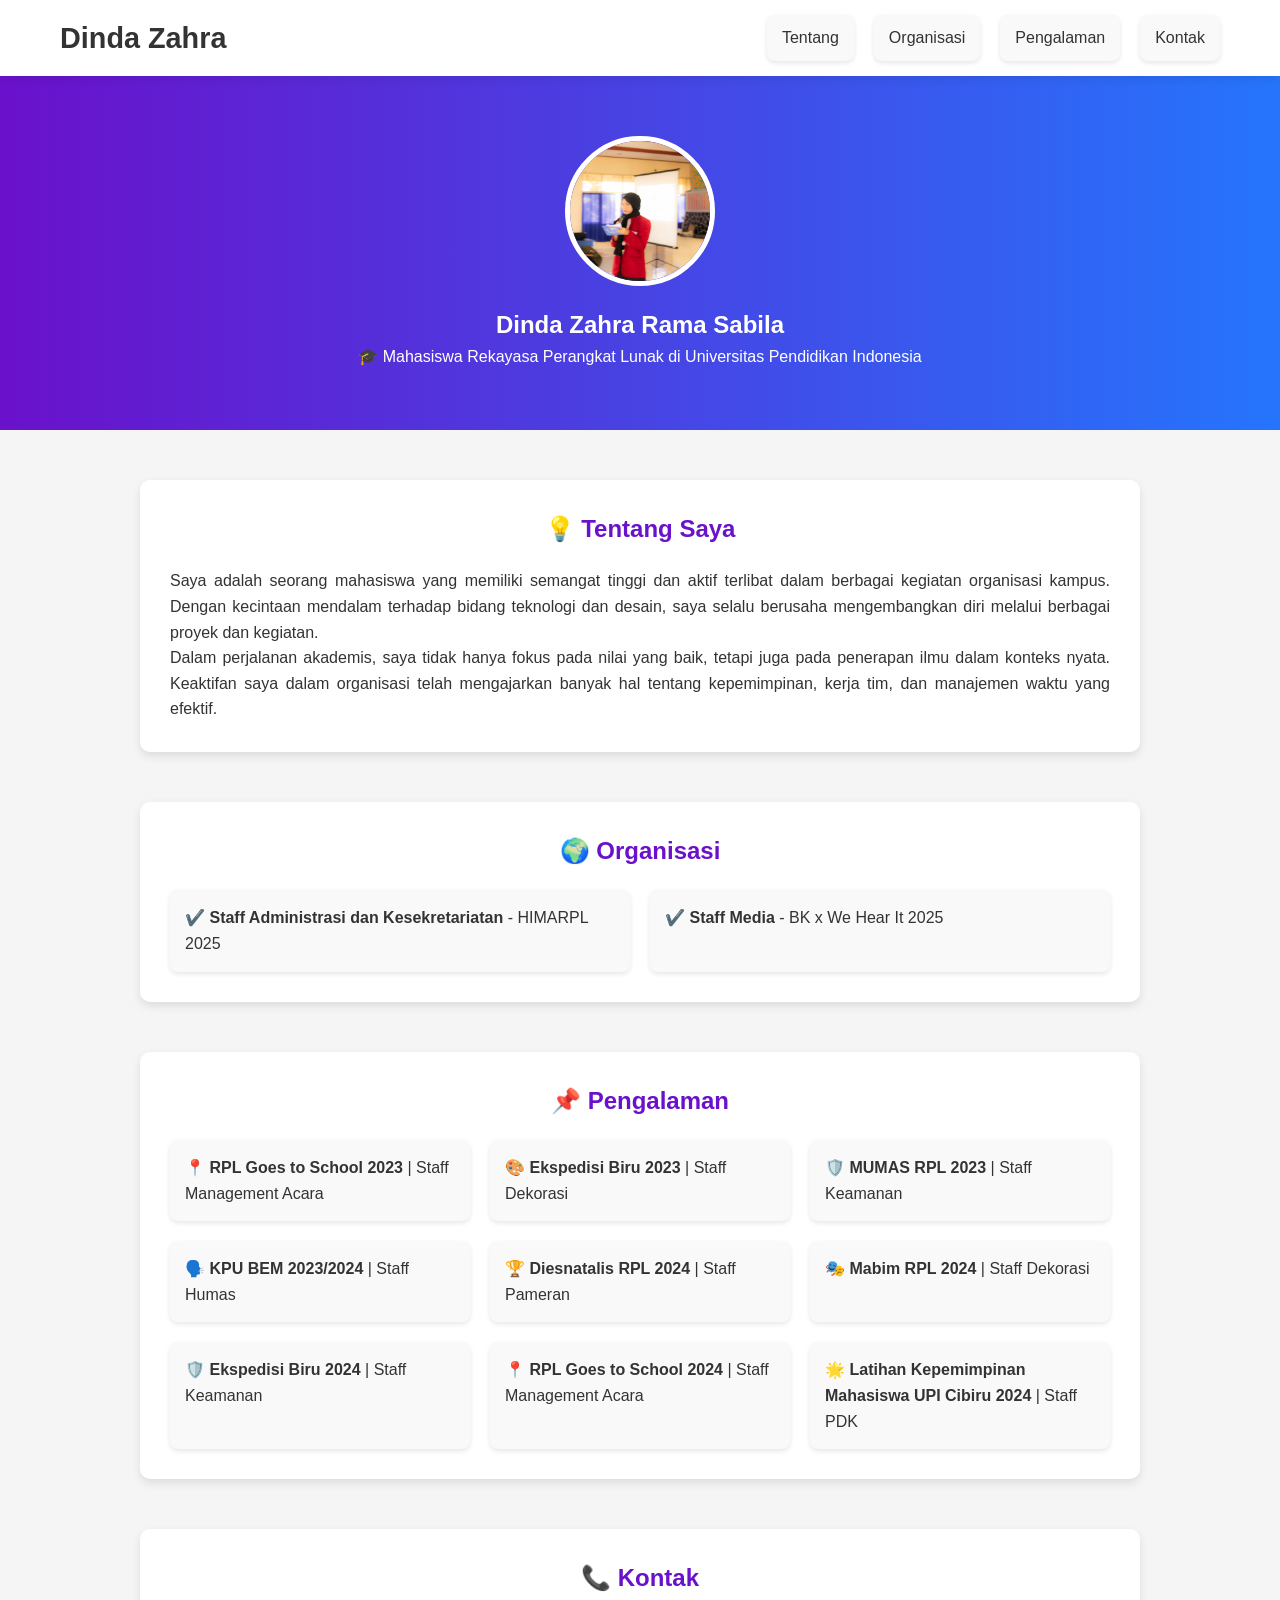
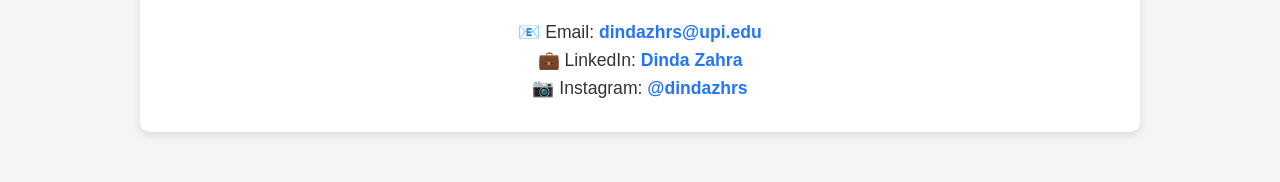
<file: index.html>
<!DOCTYPE html>
<html lang="id">
<head>
    <meta charset="UTF-8">
    <meta name="viewport" content="width=device-width, initial-scale=1.0">
    <title>✨ Portofolio Dinda Zahra ✨</title>
    <link rel="stylesheet" href="styleindex.css">
</head>
<body>
    <nav class="navbar">
        <div class="container">
            <h2 class="logo">Dinda Zahra</h2>
            <ul class="nav-links">
                <li><a href="#tentang">Tentang</a></li>
                <li><a href="#organisasi">Organisasi</a></li>
                <li><a href="#pengalaman">Pengalaman</a></li>
                <li><a href="#kontak">Kontak</a></li>
            </ul>
        </div>
    </nav>
    
    <section class="hero">
        <div class="profile-container">
            <img src="1.jpg" alt="Foto Profil" class="profile-pic">
            <h1>Dinda Zahra Rama Sabila</h1>
            <p>🎓 Mahasiswa Rekayasa Perangkat Lunak di Universitas Pendidikan Indonesia</p>
        </div>
    </section>
    
    <section id="tentang" class="section">
        <h2>💡 Tentang Saya</h2>
        <p>Saya adalah seorang mahasiswa yang memiliki semangat tinggi dan aktif terlibat dalam berbagai kegiatan organisasi kampus. Dengan kecintaan mendalam terhadap bidang teknologi dan desain, saya selalu berusaha mengembangkan diri melalui berbagai proyek dan kegiatan.</p>
        <p>Dalam perjalanan akademis, saya tidak hanya fokus pada nilai yang baik, tetapi juga pada penerapan ilmu dalam konteks nyata. Keaktifan saya dalam organisasi telah mengajarkan banyak hal tentang kepemimpinan, kerja tim, dan manajemen waktu yang efektif.</p>
    </section>
    
    <section id="organisasi" class="section">
        <h2>🌍 Organisasi</h2>
        <ul>
            <li>✔️ <b>Staff Administrasi dan Kesekretariatan</b> - HIMARPL 2025</li>
            <li>✔️ <b>Staff Media</b> - BK x We Hear It 2025</li>
        </ul>
    </section>
    
    <section id="pengalaman" class="section">
        <h2>📌 Pengalaman</h2>
        <ul>
            <li>📍 <b>RPL Goes to School 2023</b> | Staff Management Acara</li>
                    <li>🎨 <b>Ekspedisi Biru 2023</b> | Staff Dekorasi</li>
                    <li>🛡️ <b>MUMAS RPL 2023</b> | Staff Keamanan</li>
                    <li>🗣️ <b>KPU BEM 2023/2024</b> | Staff Humas</li>
                    <li>🏆 <b>Diesnatalis RPL 2024</b> | Staff Pameran</li>
                    <li>🎭 <b>Mabim RPL 2024</b> | Staff Dekorasi</li>
                    <li>🛡️ <b>Ekspedisi Biru 2024</b> | Staff Keamanan</li>
                    <li>📍 <b>RPL Goes to School 2024</b> | Staff Management Acara</li>
                    <li>🌟 <b>Latihan Kepemimpinan Mahasiswa UPI Cibiru 2024</b> | Staff PDK</li>
        </ul>
    </section>
    
    <section id="kontak" class="section">
        <h2>📞 Kontak</h2>
        <p>📧 Email: <a href="mailto:dindazhrs@upi.edu">dindazhrs@upi.edu</a></p>
        <p>💼 LinkedIn: <a href="https://www.linkedin.com/in/dinda-zahra-025402307/" target="_blank">Dinda Zahra</a></p>
        <p>📷 Instagram: <a href="https://www.instagram.com/dindazhrs" target="_blank">@dindazhrs</a></p>
    </section>
</body>
</html>
</file>
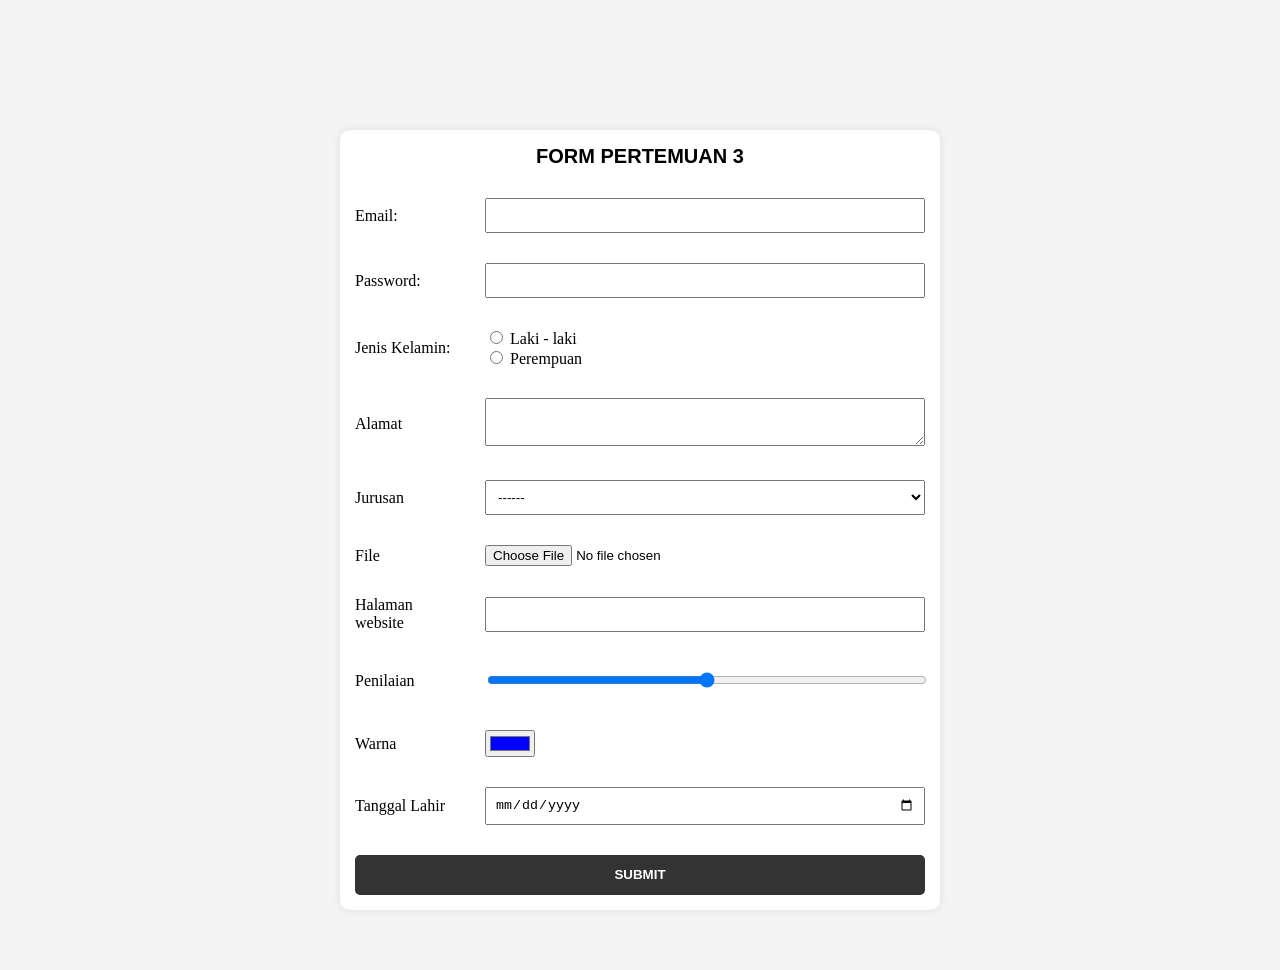
<file: form.html>
<!DOCTYPE html>
<html lang="id">
<head>
    <meta charset="UTF-8">
    <meta name="viewport" content="width=device-width, initial-scale=1.0">
    <title>Form Login</title>
</head>
<body bgcolor="#f4f4f4" style="display: flex; justify-content: center; align-items: center; height: 100vh; margin: 0; padding-top: 70px;">
    <form action="#" method="post">
        <table bgcolor="white" border="0" cellpadding="15" cellspacing="0" style="width: 600px; height: 420px; border-radius: 10px; box-shadow: 0px 0px 10px rgba(0, 0, 0, 0.1);">
            <tr>
                <td colspan="2" align="center" style="font-size: 20px; font-family: Arial, sans-serif; font-weight: bold;">
                    FORM PERTEMUAN 3
                </td>
            </tr>
            <tr>
                <td style="width: 100px;">Email:</td>
                <td><input type="email" name="email" style="width: 100%; padding: 8px; box-sizing: border-box;"></td>
            </tr>
            <tr>
                <td>Password:</td>
                <td><input type="password" name="password" style="width: 100%; padding: 8px; box-sizing: border-box;"></td>
            </tr>
            <tr>
                <td>Jenis Kelamin:</td>
                <td>
                    <input type="radio" id="jenis_kelamin" name="jenis_kelamin" value="laki_laki">
                    <label for="laki_laki">Laki - laki</label><br>
                    <input type="radio" id="jenis_kelamin" name="jenis_kelamin" value="perempuan">
                    <label for="perempuan">Perempuan</label><br>
                </td>
            </tr>
            <tr>
                <td style="width: 100px;">Alamat</td>
                <td><textarea name="alamat" style="width: 100%; padding: 8px; box-sizing: border-box;"></textarea></td>
            </tr>
            <tr>
                <td style="width: 100px;">Jurusan</td >
                <td>
                    <select name="Jurusan" id="prodi" style="width: 100%; padding: 8px; box-sizing: border-box;">
                        <option value="rpl">------</option>
                        <option value="rpl">RPL</option>
                        <option value="PGPAUD">PGPAUD</option>
                        <option value="PGSD">PGSD</option>
                        <option value="tekkom">TEKKOM</option>
                        <option value="Multimedia">Multimedia</option>
                    </select>
                </td>
            </tr>
            <tr>
                <td style="width: 100px;">File</td>
                <td><input type="file" name="file" ></td>
            </tr>
            <tr>
                <td style="width: 100px;">Halaman website</td>
                <td><input type="url" name="url" style="width: 100%; padding: 8px; box-sizing: border-box;"></td>
            </tr>
            <tr>
                <td style="width: 100px;">Penilaian</td>
                <td><input type="range" name="range" style="width: 100%; padding: 8px; box-sizing: border-box;"></td>
            </tr>
            <tr>
                <td style="width: 100px;">Warna</td>
                <td><input type="color" id="colorpicker" value="#0000ff"></td>
            </tr>
            <tr>
                <td style="width: 100px;">Tanggal Lahir</td>
                <td><input type="date" name="ttl" style="width: 100%; padding: 8px; box-sizing: border-box;"></td>
            </tr>
            <tr>
                <td colspan="2" align="center">
                    <input type="submit" value="SUBMIT" style="width: 100%; height: 40px; font-weight: bold; border: none; background: #333; color: white; cursor: pointer; border-radius: 5px;">
                </td>
            </tr>
        </table>
    </form>
</body>
</html>
</file>
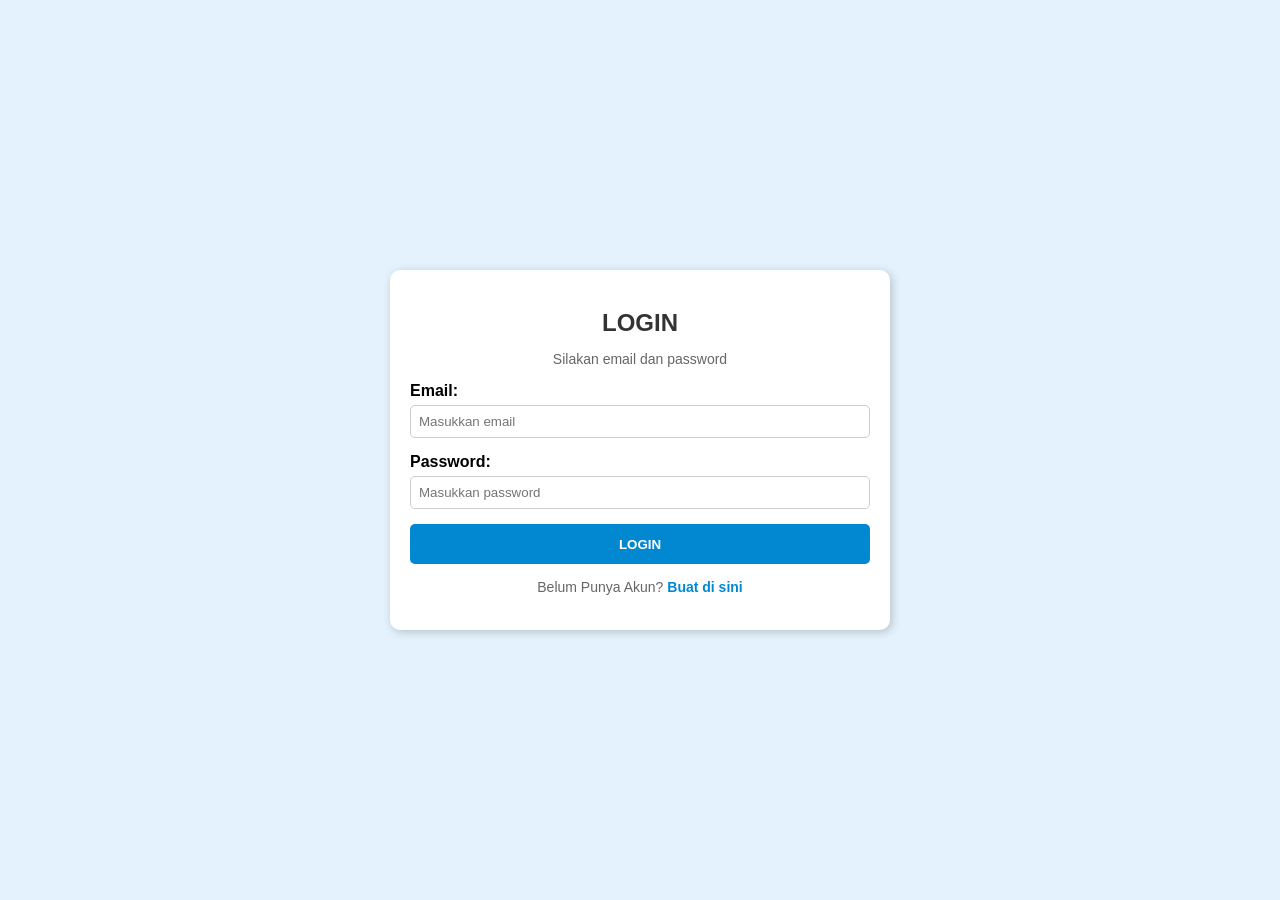
<file: login.html>
<!DOCTYPE html>
<html lang="id">
<head>
    <meta charset="UTF-8">
    <meta name="viewport" content="width=device-width, initial-scale=1.0">
    <title>Form Login</title>
    <link rel="stylesheet" href="style.css">
</head>
<body>
    <div class="container">
        <form action="porto.html" method="get" class="login-form">
            <h2>LOGIN</h2>
            <p>Silakan email dan password</p>
            <div class="input-group">
                <label for="email">Email:</label>
                <input type="email" id="email" name="email" placeholder="Masukkan email" required>
            </div>
            <div class="input-group">
                <label for="password">Password:</label>
                <input type="password" id="password" name="password" placeholder="Masukkan password" required>
            </div>
            <button type="submit">LOGIN</button>
            <p class="register">Belum Punya Akun? <a href="register.html">Buat di sini</a></p>
        </form>
    </div>
</body>
</html>
</file>
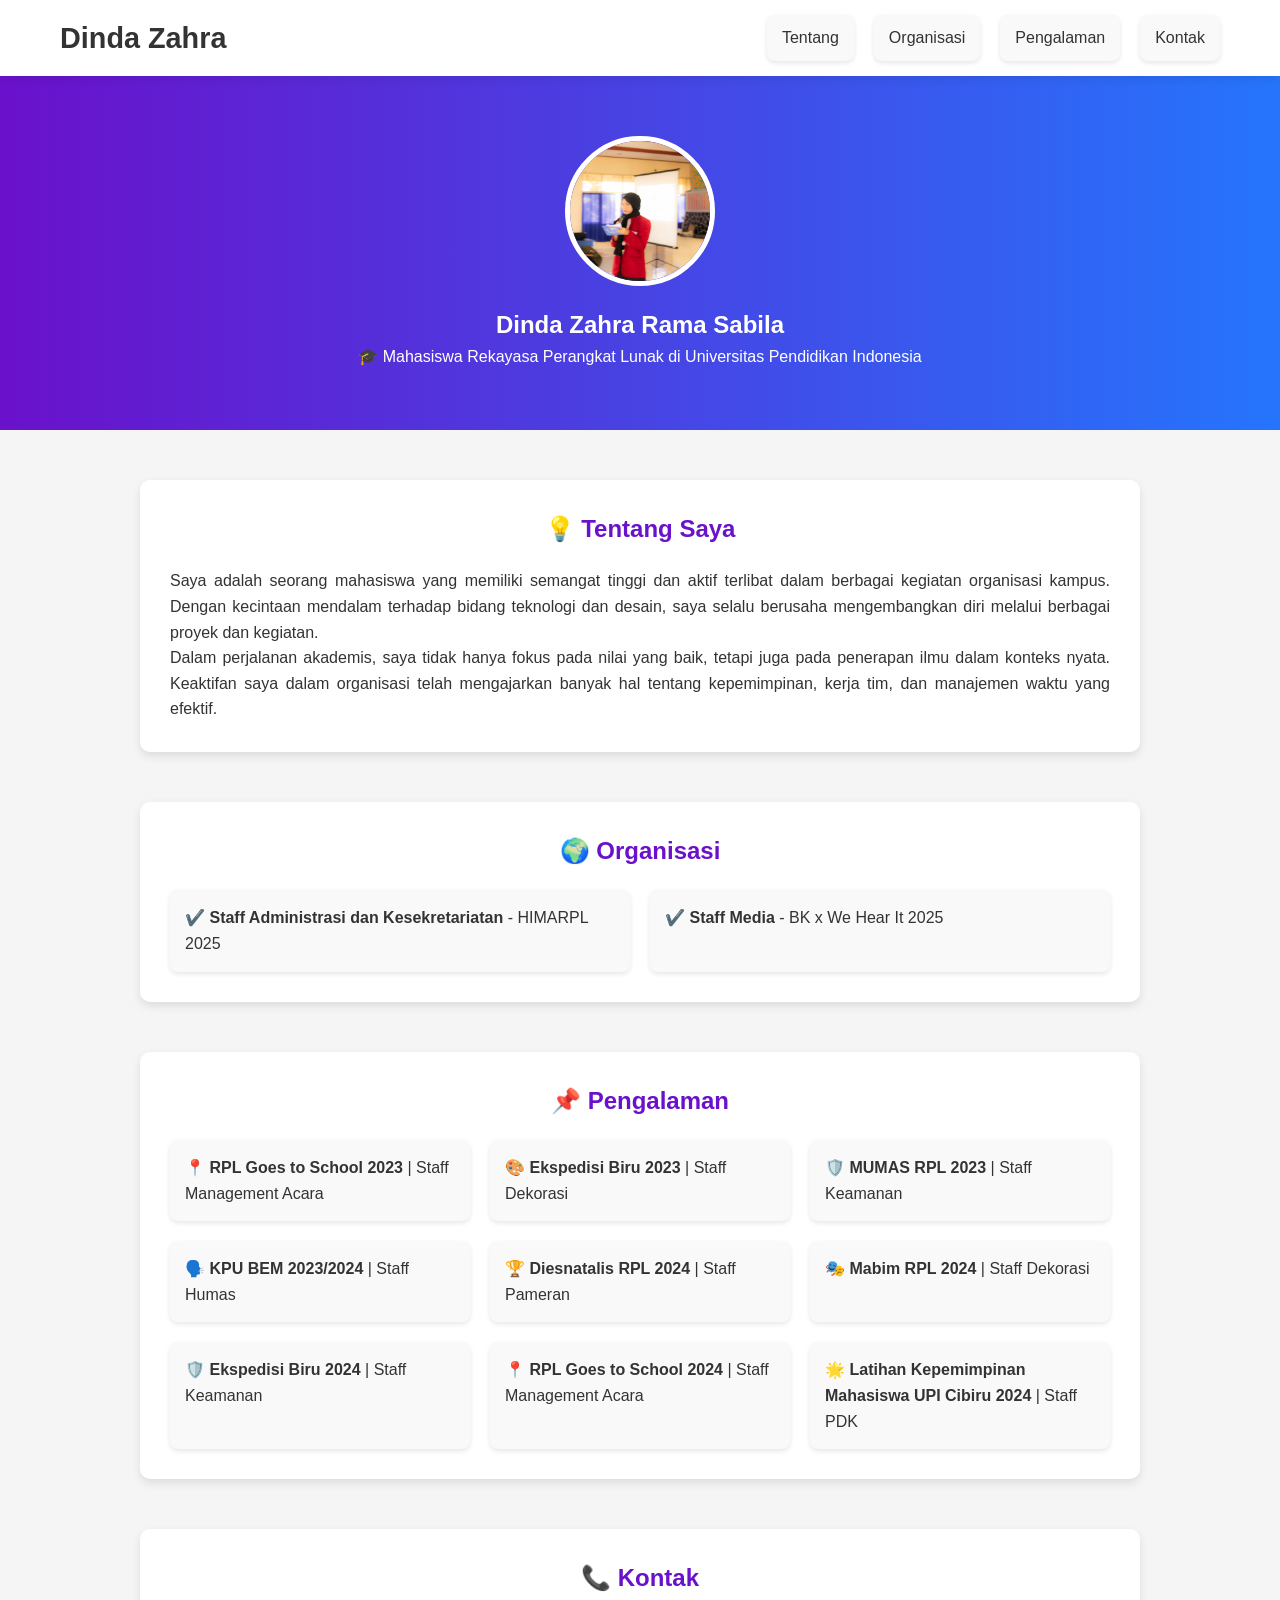
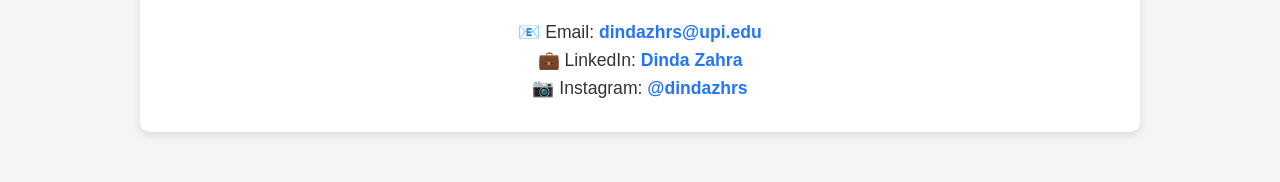
<file: porto.html>
<!DOCTYPE html>
<html lang="id">
<head>
    <meta charset="UTF-8">
    <meta name="viewport" content="width=device-width, initial-scale=1.0">
    <title>✨ Portofolio Dinda Zahra ✨</title>
    <link rel="stylesheet" href="styleindex.css">
</head>
<body>
    <nav class="navbar">
        <div class="container">
            <h2 class="logo">Dinda Zahra</h2>
            <ul class="nav-links">
                <li><a href="#tentang">Tentang</a></li>
                <li><a href="#organisasi">Organisasi</a></li>
                <li><a href="#pengalaman">Pengalaman</a></li>
                <li><a href="#kontak">Kontak</a></li>
            </ul>
        </div>
    </nav>
    
    <section class="hero">
        <div class="profile-container">
            <img src="1.jpg" alt="Foto Profil" class="profile-pic">
            <h1>Dinda Zahra Rama Sabila</h1>
            <p>🎓 Mahasiswa Rekayasa Perangkat Lunak di Universitas Pendidikan Indonesia</p>
        </div>
    </section>
    
    <section id="tentang" class="section">
        <h2>💡 Tentang Saya</h2>
        <p>Saya adalah seorang mahasiswa yang memiliki semangat tinggi dan aktif terlibat dalam berbagai kegiatan organisasi kampus. Dengan kecintaan mendalam terhadap bidang teknologi dan desain, saya selalu berusaha mengembangkan diri melalui berbagai proyek dan kegiatan.</p>
        <p>Dalam perjalanan akademis, saya tidak hanya fokus pada nilai yang baik, tetapi juga pada penerapan ilmu dalam konteks nyata. Keaktifan saya dalam organisasi telah mengajarkan banyak hal tentang kepemimpinan, kerja tim, dan manajemen waktu yang efektif.</p>
    </section>
    
    <section id="organisasi" class="section">
        <h2>🌍 Organisasi</h2>
        <ul>
            <li>✔️ <b>Staff Administrasi dan Kesekretariatan</b> - HIMARPL 2025</li>
            <li>✔️ <b>Staff Media</b> - BK x We Hear It 2025</li>
        </ul>
    </section>
    
    <section id="pengalaman" class="section">
        <h2>📌 Pengalaman</h2>
        <ul>
            <li>📍 <b>RPL Goes to School 2023</b> | Staff Management Acara</li>
                    <li>🎨 <b>Ekspedisi Biru 2023</b> | Staff Dekorasi</li>
                    <li>🛡️ <b>MUMAS RPL 2023</b> | Staff Keamanan</li>
                    <li>🗣️ <b>KPU BEM 2023/2024</b> | Staff Humas</li>
                    <li>🏆 <b>Diesnatalis RPL 2024</b> | Staff Pameran</li>
                    <li>🎭 <b>Mabim RPL 2024</b> | Staff Dekorasi</li>
                    <li>🛡️ <b>Ekspedisi Biru 2024</b> | Staff Keamanan</li>
                    <li>📍 <b>RPL Goes to School 2024</b> | Staff Management Acara</li>
                    <li>🌟 <b>Latihan Kepemimpinan Mahasiswa UPI Cibiru 2024</b> | Staff PDK</li>
        </ul>
    </section>
    
    <section id="kontak" class="section">
        <h2>📞 Kontak</h2>
        <p>📧 Email: <a href="mailto:dindazhrs@upi.edu">dindazhrs@upi.edu</a></p>
        <p>💼 LinkedIn: <a href="https://www.linkedin.com/in/dinda-zahra-025402307/" target="_blank">Dinda Zahra</a></p>
        <p>📷 Instagram: <a href="https://www.instagram.com/dindazhrs" target="_blank">@dindazhrs</a></p>
    </section>
</body>
</html>
</file>
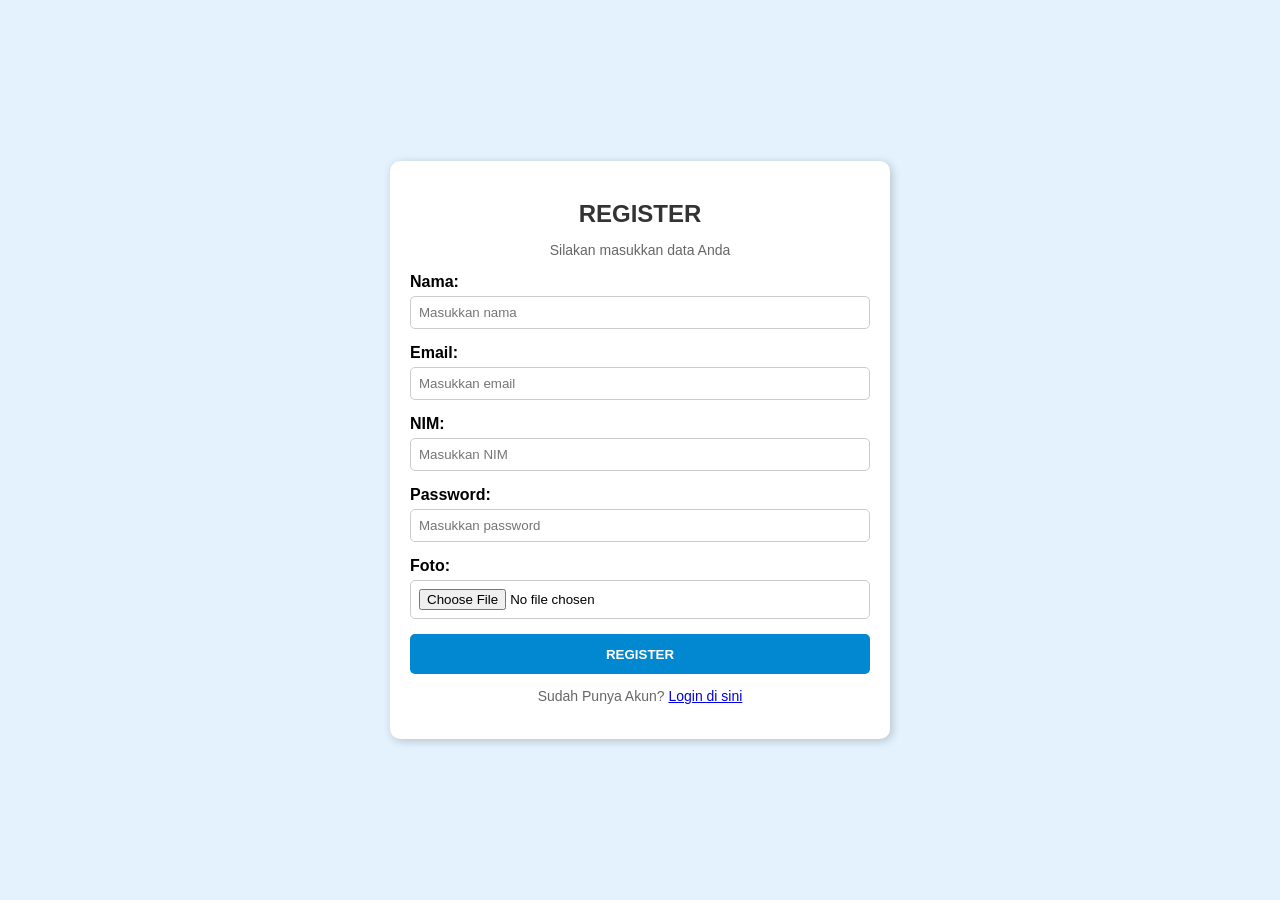
<file: register.html>
<!DOCTYPE html>
<html lang="id">
<head>
    <meta charset="UTF-8">
    <meta name="viewport" content="width=device-width, initial-scale=1.0">
    <title>Form Register</title>
    <link rel="stylesheet" href="style.css">
</head>
<body>
    <div class="container">
        <form action="porto.html" method="get" enctype="multipart/form-data" class="register-form">
            <h2>REGISTER</h2>
            <p>Silakan masukkan data Anda</p>
            <div class="input-group">
                <label for="name">Nama:</label>
                <input type="text" id="name" name="name" placeholder="Masukkan nama" required>
            </div>
            <div class="input-group">
                <label for="email">Email:</label>
                <input type="email" id="email" name="email" placeholder="Masukkan email" required>
            </div>
            <div class="input-group">
                <label for="NIM">NIM:</label>
                <input type="number" id="NIM" name="NIM" placeholder="Masukkan NIM" required>
            </div>
            <div class="input-group">
                <label for="password">Password:</label>
                <input type="password" id="password" name="password" placeholder="Masukkan password" required>
            </div>
            <div class="input-group">
                <label for="foto">Foto:</label>
                <input type="file" id="foto" name="foto" accept="image/*" required>
            </div>
            <button type="submit">REGISTER</button>
            <p class="login">Sudah Punya Akun? <a href="login.html">Login di sini</a></p>
        </form>
    </div>
</body>
</html>
</file>
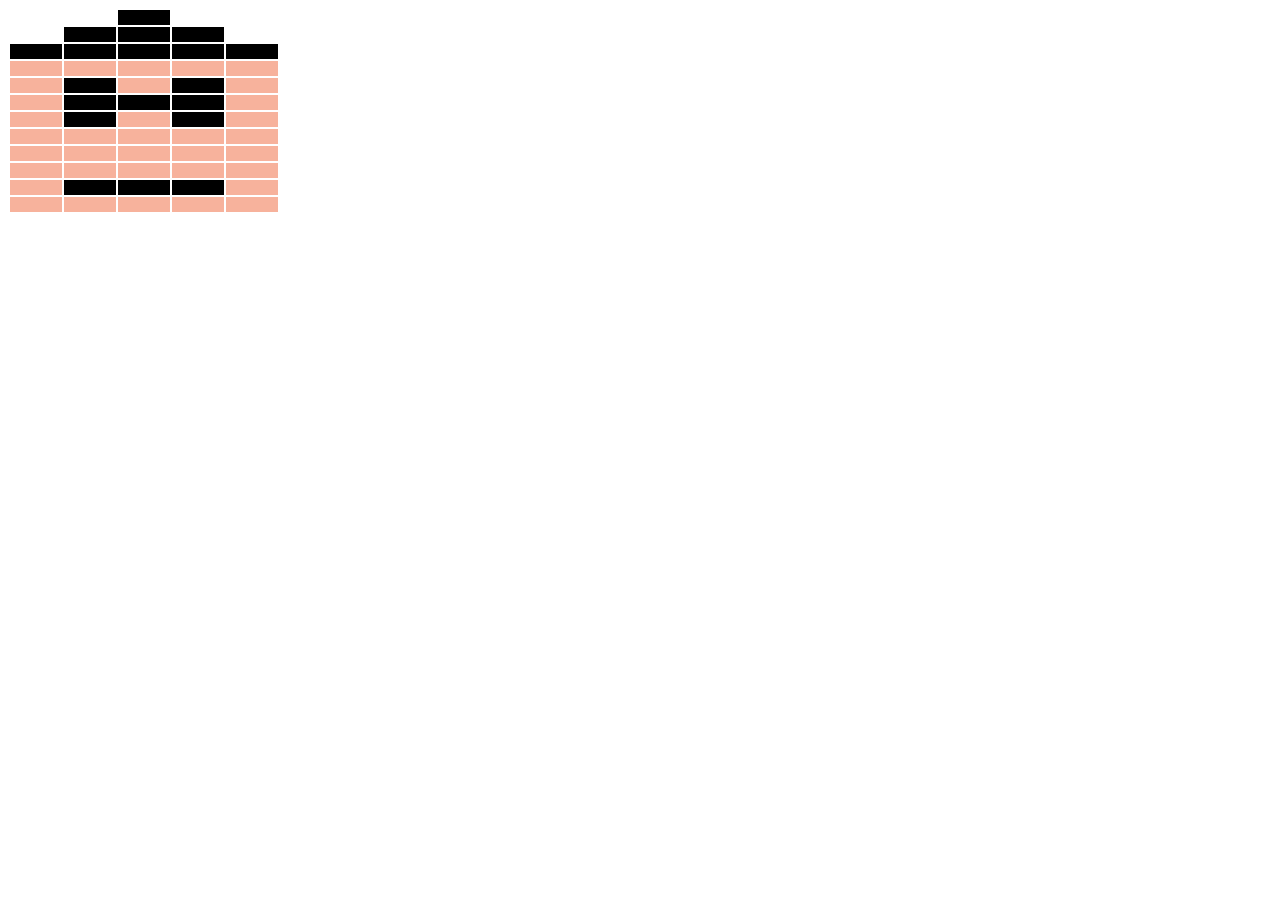
<file: tabel.html>
<html>
        <head>
            <title>coba graphic</title>
        </head>

        <body>
            

            <table>
                <tr>
                    <td  style="width: 50; height: 15;">    </td>
                    <td  style="width: 50; height: 15;">    </td>
                    <td  style="width: 50; height: 15; background-color: black;">    </td>
                    <td  style="width: 50; height: 15;">    </td>
                    <td  style="width: 50; height: 15;">    </td>
                    <td  style="width: 50; height: 15;">    </td>
                    
                </tr>
                
                
                 <tr>
                    <td   style="width: 50; height: 15;">    </td>
                    <td   style="width: 50; height: 15; background-color: black;">    </td>
                    <td   style="width: 50; height: 15; background-color: black;">    </td>
                    <td   style="width: 50; height: 15; background-color: black;">    </td>
                    <td   style="width: 50; height: 15;">    </td>
                    <td   style="width: 50; height: 15;">    </td>
                    
                </tr>
                
                <tr>
                    
                    <td   style="width: 50; height: 15; background-color: black;">    </td>
                    <td   style="width: 50; height: 15; background-color: black;">    </td>
                    <td   style="width: 50; height: 15; background-color: black;">    </td>
                    <td   style="width: 50; height: 15; background-color: black;">    </td>
                    <td   style="width: 50; height: 15; background-color: black;">    </td>
                    
                </tr>
                  <tr>
                        <td   style="width: 50; height: 15; background-color: rgb(247, 178, 156)">    </td>
                        <td   style="width: 50; height: 15; background-color: rgb(247, 178, 156)">    </td>
                        <td   style="width: 50; height: 15; background-color: rgb(247, 178, 156)">    </td>
                        <td   style="width: 50; height: 15; background-color: rgb(247, 178, 156)">    </td>
                        <td   style="width: 50; height: 15; background-color: rgb(247, 178, 156)">    </td>
        
                        
                    </tr>
               
                <tr>
                    <td   style="width: 50; height: 15; background-color: rgb(247, 178, 156)">    </td>
                    <td   style="width: 50; height: 15; background-color: black;">    </td>
                    <td   style="width: 50; height: 15; background-color: rgb(247, 178, 156)">    </td>
                    <td   style="width: 50; height: 15; background-color: black">    </td>
                    <td   style="width: 50; height: 15; background-color: rgb(247, 178, 156)">    </td>
    
                    
                </tr>
                <tr>
                    <td   style="width: 50; height: 15; background-color: rgb(247, 178, 156)">    </td>
                    <td   style="width: 50; height: 15; background-color: black;">    </td>
                    <td   style="width: 50; height: 15; background-color: black;">    </td>
                    <td   style="width: 50; height: 15; background-color: black">    </td>
                    <td   style="width: 50; height: 15; background-color: rgb(247, 178, 156)">    </td>
    
                    
                </tr>
                <tr>
                    <td   style="width: 50; height: 15; background-color: rgb(247, 178, 156)">    </td>
                    <td   style="width: 50; height: 15; background-color: black;">    </td>
                    <td   style="width: 50; height: 15; background-color: rgb(247, 178, 156)">    </td>
                    <td   style="width: 50; height: 15; background-color: black">    </td>
                    <td   style="width: 50; height: 15; background-color: rgb(247, 178, 156)">    </td>
    
                    
                </tr>
                <tr>
                    <td   style="width: 50; height: 15; background-color: rgb(247, 178, 156);">    </td>
                    <td   style="width: 50; height: 15; background-color: rgb(247, 178, 156)">    </td>
                    <td   style="width: 50; height: 15; background-color: rgb(247, 178, 156)">    </td>
                    <td   style="width: 50; height: 15; background-color: rgb(247, 178, 156)">    </td>
                    <td   style="width: 50; height: 15; background-color: rgb(247, 178, 156)">    </td>
    
                    
                </tr>
                <tr>
                    <td   style="width: 50; height: 15; background-color: rgb(247, 178, 156)">    </td>
                    <td   style="width: 50; height: 15; background-color: rgb(247, 178, 156)">    </td>
                    <td   style="width: 50; height: 15; background-color: rgb(247, 178, 156)">    </td>
                    <td   style="width: 50; height: 15; background-color: rgb(247, 178, 156)">    </td>
                    <td   style="width: 50; height: 15; background-color: rgb(247, 178, 156)">    </td>
    
                    
                </tr>
                <tr>
                    <td   style="width: 50; height: 15; background-color: rgb(247, 178, 156)">    </td>
                    <td   style="width: 50; height: 15; background-color: rgb(247, 178, 156)">    </td>
                    <td   style="width: 50; height: 15; background-color: rgb(247, 178, 156)">    </td>
                    <td   style="width: 50; height: 15; background-color: rgb(247, 178, 156)">    </td>
                    <td   style="width: 50; height: 15; background-color: rgb(247, 178, 156)">    </td>
    
                    
                </tr>
                <tr>
                    <td   style="width: 50; height: 15; background-color: rgb(247, 178, 156)">    </td>
                    <td   style="width: 50; height: 15; background-color: black;">    </td>
                    <td   style="width: 50; height: 15; background-color: black;">    </td>
                    <td  style="width: 50; height: 15; background-color: black">    </td>
                    <td  style="width: 50; height: 15; background-color: rgb(247, 178, 156)">    </td>
    
                    
                </tr>
                <tr>
                    <td  style="width: 50; height: 15; background-color: rgb(247, 178, 156)">    </td>
                    <td  style="width: 50; height: 15; background-color: rgb(247, 178, 156)">    </td>
                    <td  style="width: 50; height: 15; background-color: rgb(247, 178, 156)">    </td>
                    <td  style="width: 50; height: 15; background-color: rgb(247, 178, 156)">    </td>
                    <td  style="width: 50; height: 15; background-color: rgb(247, 178, 156)">    </td>
    
                    
                </tr> 
            </table>
        </body>
    </html>
</file>
<file: styleindex.css>
/* Reset dasar */
* {
    margin: 0;
    padding: 0;
    box-sizing: border-box;
    font-family: 'Poppins', sans-serif;
}

body {
    background-color: #f5f5f5;
    color: #333;
    line-height: 1.6;
}

/* Navbar */
.navbar {
    background-color: white;
    box-shadow: 0 2px 10px rgba(0, 0, 0, 0.1);
    position: sticky;
    top: 0;
    width: 100%;
    z-index: 1000;
    padding: 15px 0;
}
.container {
    display: flex;
    justify-content: space-between;
    align-items: center;
    max-width: 1200px;
    margin: auto;
    padding: 0 20px;
}
.logo {
    font-size: 1.8rem;
    font-weight: bold;
    color: #333;
}
.nav-links {
    list-style: none;
    display: flex;
    gap: 20px;
}
.nav-links li {
    padding: 10px 0;
    transition: 0.3s;
}
.nav-links a {
    text-decoration: none;
    color: #333;
    font-size: 1rem;
    font-weight: 500;
    padding: 10px 15px;
    transition: color 0.3s;
}
.nav-links a:hover {
    color: #6a11cb;
}

/* Hero Section */
.hero {
    text-align: center;
    padding: 60px 20px;
    background: linear-gradient(to right, #6a11cb, #2575fc);
    color: white;
}
.profile-container {
    display: flex;
    flex-direction: column;
    align-items: center;
}
.profile-pic {
    width: 150px;
    height: 150px;
    border-radius: 50%;
    object-fit: cover;
    border: 5px solid white;
    margin-bottom: 20px;
}

/* Section Umum */
.section {
    max-width: 1000px;
    margin: 50px auto;
    background: white;
    padding: 30px;
    border-radius: 10px;
    box-shadow: 0 4px 10px rgba(0, 0, 0, 0.1);
}
.section h2 {
    text-align: center;
    margin-bottom: 20px;
    color: #6a11cb;
}
.section p {
    text-align: justify;
}

/* Grid Layout untuk Pengalaman & Organisasi */
ul {
    display: grid;
    grid-template-columns: repeat(auto-fit, minmax(300px, 1fr));
    gap: 20px;
    list-style: none;
}
ul li {
    background: #f9f9f9;
    padding: 15px;
    border-radius: 8px;
    box-shadow: 0 2px 5px rgba(0, 0, 0, 0.1);
}

/* Kontak */
#kontak p {
    text-align: center;
    font-size: 1.1rem;
}
#kontak a {
    text-decoration: none;
    color: #2575fc;
    font-weight: bold;
}
</file>
<file: style.css>
body {
    background-color: #e3f2fd;
    display: flex;
    justify-content: center;
    align-items: center;
    height: 100vh;
    margin: 0;
    font-family: Arial, sans-serif;
}

.container {
    width: 500px;
}

.register-form {
    background-color: white;
    padding: 20px;
    border-radius: 10px;
    box-shadow: 2px 2px 10px rgba(0, 0, 0, 0.2);
    text-align: center;
}

.register-form h2 {
    font-size: 24px;
    color: #333;
    margin-bottom: 10px;
}

.register-form p {
    font-size: 14px;
    color: #666;
    margin-bottom: 15px;
}

.login-form {
    background-color: white;
    padding: 20px;
    border-radius: 10px;
    box-shadow: 2px 2px 10px rgba(0, 0, 0, 0.2);
    text-align: center;
}

.login-form h2 {
    font-size: 24px;
    color: #333;
    margin-bottom: 10px;
}

.login-form p {
    font-size: 14px;
    color: #666;
    margin-bottom: 15px;
}

.input-group {
    text-align: left;
    margin-bottom: 15px;
}

.input-group label {
    font-weight: bold;
    display: block;
    margin-bottom: 5px;
}

.input-group input {
    width: 100%;
    padding: 8px;
    border: 1px solid #ccc;
    border-radius: 5px;
    box-sizing: border-box;
}

button {
    width: 100%;
    height: 40px;
    font-weight: bold;
    background: #0288d1;
    color: white;
    border: none;
    cursor: pointer;
    border-radius: 5px;
}

button:hover {
    background: #0277bd;
}

.register {
    font-size: 14px;
    color: #666;
    margin-top: 15px;
}

.register a {
    color: #0288d1;
    text-decoration: none;
    font-weight: bold;
}
</file>
